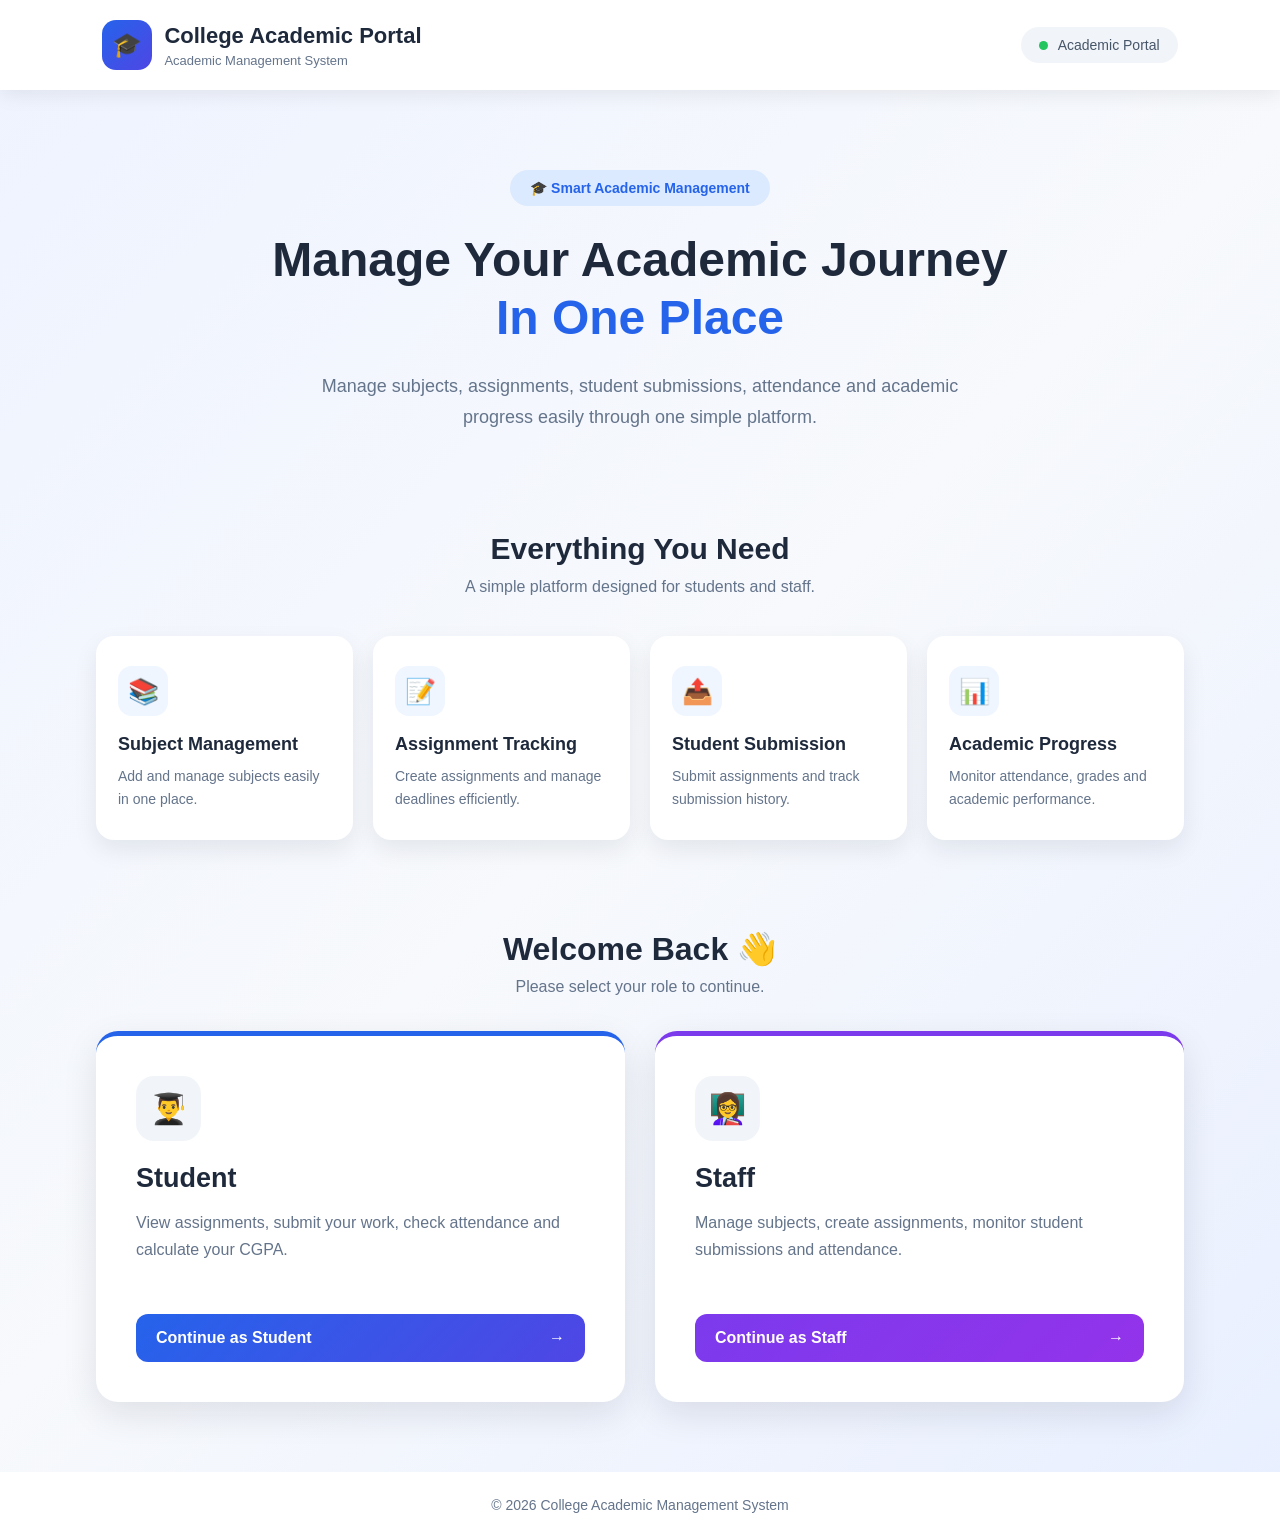
<file: INDEX.HTML>
<!DOCTYPE html>
<html lang="en">
<head>
    <meta charset="UTF-8">

    <meta name="viewport" content="width=device-width, initial-scale=1.0">

    <title>College Academic Portal</title>

    <link rel="stylesheet" href="STYLE.CSS">
</head>

<body>

    <div class="page-wrapper">

        <!-- NAVBAR -->

        <nav class="navbar">

            <div class="logo">

                <div class="logo-icon">🎓</div>

                <div>
                    <h2>College Academic Portal</h2>
                    <p>Academic Management System</p>
                </div>

            </div>

            <div class="nav-status">
                <span class="status-dot"></span>
                Academic Portal
            </div>

        </nav>


        <!-- HERO SECTION -->

        <section class="hero">

            <div class="hero-content">

                <div class="welcome-badge">
                    🎓 Smart Academic Management
                </div>

                <h1>
                    Manage Your Academic Journey
                    <span>In One Place</span>
                </h1>

                <p>
                    Manage subjects, assignments, student submissions,
                    attendance and academic progress easily through one
                    simple platform.
                </p>

            </div>

        </section>


        <!-- FEATURES -->

        <section class="features-section">

            <h2>Everything You Need</h2>

            <p class="section-description">
                A simple platform designed for students and staff.
            </p>


            <div class="features-grid">

                <div class="feature-card">

                    <div class="feature-icon">📚</div>

                    <h3>Subject Management</h3>

                    <p>
                        Add and manage subjects easily in one place.
                    </p>

                </div>


                <div class="feature-card">

                    <div class="feature-icon">📝</div>

                    <h3>Assignment Tracking</h3>

                    <p>
                        Create assignments and manage deadlines efficiently.
                    </p>

                </div>


                <div class="feature-card">

                    <div class="feature-icon">📤</div>

                    <h3>Student Submission</h3>

                    <p>
                        Submit assignments and track submission history.
                    </p>

                </div>


                <div class="feature-card">

                    <div class="feature-icon">📊</div>

                    <h3>Academic Progress</h3>

                    <p>
                        Monitor attendance, grades and academic performance.
                    </p>

                </div>

            </div>

        </section>


        <!-- ROLE SECTION -->

        <section class="role-section">

            <div class="role-heading">

                <h2>Welcome Back 👋</h2>

                <p>
                    Please select your role to continue.
                </p>

            </div>


            <div class="role-container">


                <!-- STUDENT -->

                <div class="role-card student-card">

                    <div class="role-icon">
                        👨‍🎓
                    </div>

                    <h2>Student</h2>

                    <p>
                        View assignments, submit your work,
                        check attendance and calculate your CGPA.
                    </p>

                    <a href="STUDENT.HTML" class="role-button">

                        Continue as Student

                        <span>→</span>

                    </a>

                </div>


                <!-- STAFF -->

                <div class="role-card staff-card">

                    <div class="role-icon">
                        👩‍🏫
                    </div>

                    <h2>Staff</h2>

                    <p>
                        Manage subjects, create assignments,
                        monitor student submissions and attendance.
                    </p>

                    <a href="STAFF.HTML" class="role-button">

                        Continue as Staff

                        <span>→</span>

                    </a>

                </div>


            </div>

        </section>


        <!-- FOOTER -->

        <footer>

            © 2026 College Academic Management System

        </footer>


    </div>


</body>
</html>
</file>
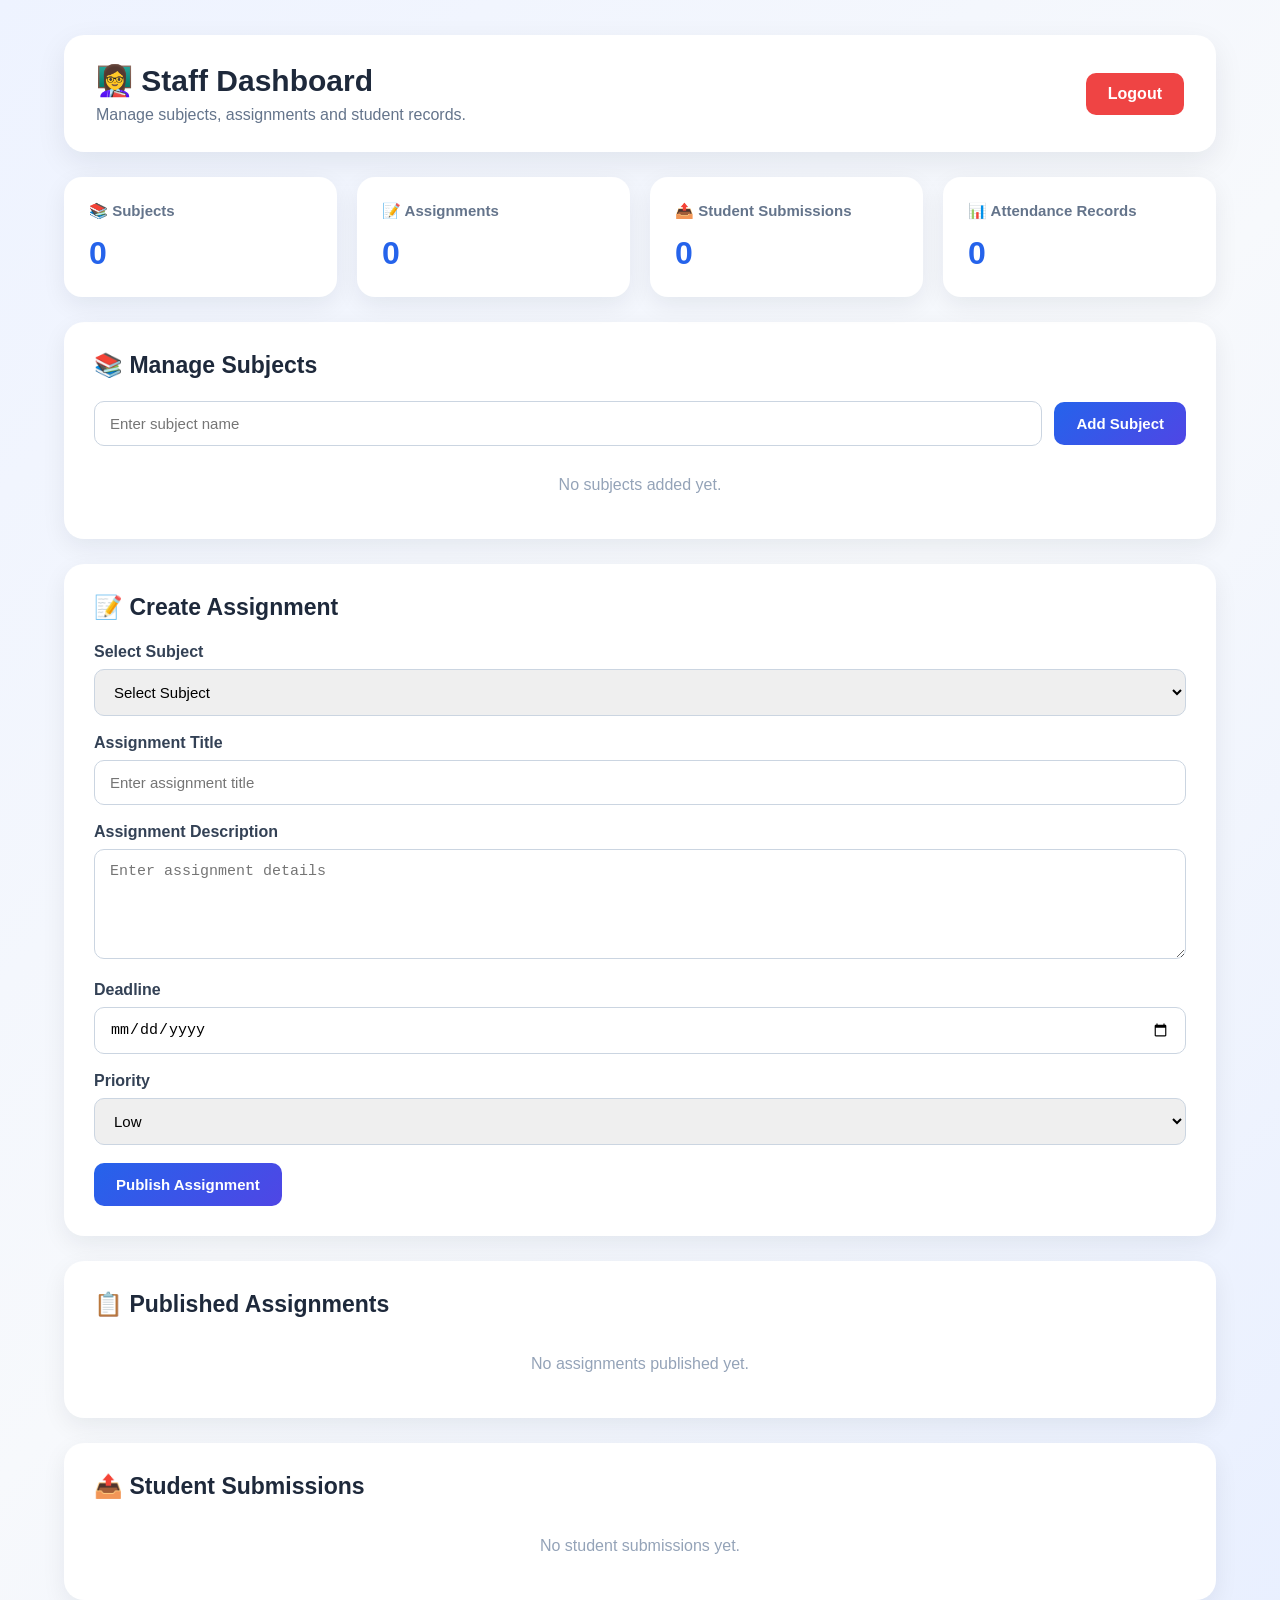
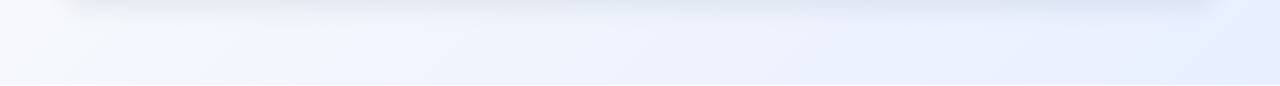
<file: STAFF.HTML>
<!DOCTYPE html>
<html lang="en">

<head>

    <meta charset="UTF-8">

    <meta name="viewport" content="width=device-width, initial-scale=1.0">

    <title>Staff Dashboard</title>

    <link rel="stylesheet" href="STYLE.CSS">

</head>


<body>


<div class="dashboard-container">


    <!-- HEADER -->

    <header class="dashboard-header">

        <div>

            <h1>👩‍🏫 Staff Dashboard</h1>

            <p>
                Manage subjects, assignments and student records.
            </p>

        </div>


        <a href="INDEX.HTML" class="logout-button">

            Logout

        </a>

    </header>



    <!-- DASHBOARD CARDS -->

    <section class="stats-grid">


        <div class="stat-card">

            <h3>📚 Subjects</h3>

            <span id="subjectCount">0</span>

        </div>



        <div class="stat-card">

            <h3>📝 Assignments</h3>

            <span id="assignmentCount">0</span>

        </div>



        <div class="stat-card">

            <h3>📤 Student Submissions</h3>

            <span id="submissionCount">0</span>

        </div>



        <div class="stat-card">

            <h3>📊 Attendance Records</h3>

            <span id="attendanceCount">0</span>

        </div>


    </section>



    <!-- SUBJECT MANAGEMENT -->

    <section class="portal-section">


        <h2>📚 Manage Subjects</h2>


        <div class="input-row">

            <input
                type="text"
                id="subjectInput"
                placeholder="Enter subject name"
            >

            <button id="addSubjectButton">

                Add Subject

            </button>

        </div>


        <div id="subjectList" class="list-container">

        </div>


    </section>



    <!-- CREATE ASSIGNMENT -->

    <section class="portal-section">


        <h2>📝 Create Assignment</h2>


        <div class="form-group">

            <label>Select Subject</label>

            <select id="assignmentSubject">

                <option value="">

                    Select Subject

                </option>

            </select>

        </div>



        <div class="form-group">

            <label>Assignment Title</label>

            <input
                type="text"
                id="assignmentTitle"
                placeholder="Enter assignment title"
            >

        </div>



        <div class="form-group">

            <label>Assignment Description</label>

            <textarea
                id="assignmentDescription"
                placeholder="Enter assignment details"
            ></textarea>

        </div>



        <div class="form-group">

            <label>Deadline</label>

            <input
                type="date"
                id="assignmentDeadline"
            >

        </div>



        <div class="form-group">

            <label>Priority</label>

            <select id="assignmentPriority">

                <option value="Low">

                    Low

                </option>

                <option value="Medium">

                    Medium

                </option>

                <option value="High">

                    High

                </option>

            </select>

        </div>



        <button id="publishAssignmentButton">

            Publish Assignment

        </button>


    </section>



    <!-- PUBLISHED ASSIGNMENTS -->

    <section class="portal-section">


        <h2>📋 Published Assignments</h2>


        <div
            id="publishedAssignmentList"
            class="list-container"
        >

        </div>


    </section>



    <!-- STUDENT SUBMISSIONS -->

    <section class="portal-section">


        <h2>📤 Student Submissions</h2>


        <div
            id="staffSubmissionList"
            class="list-container"
        >

        </div>


    </section>



</div>


<script src="SCRIPT.JS"></script>


</body>

</html>
</file>
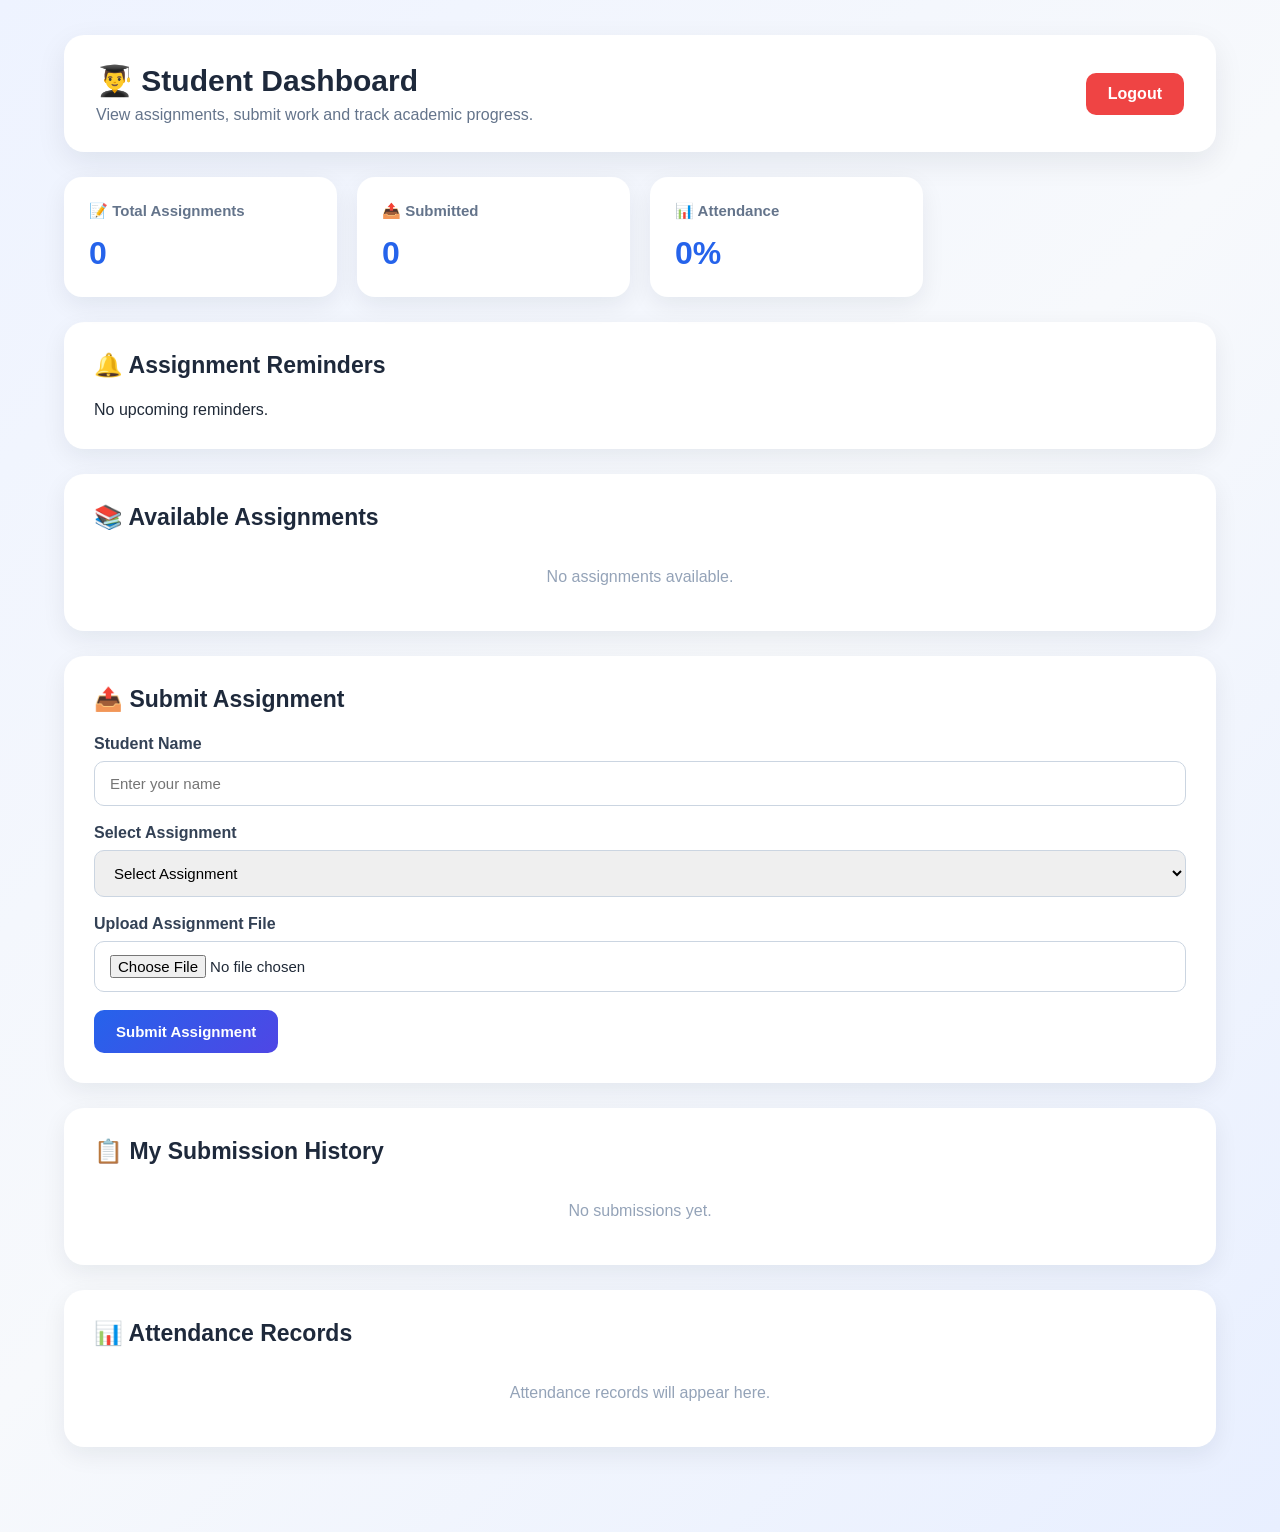
<file: STUDENT.HTML>
<!DOCTYPE html>
<html lang="en">

<head>
    <meta charset="UTF-8">

    <meta name="viewport" content="width=device-width, initial-scale=1.0">

    <title>Student Dashboard</title>

    <link rel="stylesheet" href="STYLE.CSS">
</head>

<body>

    <div class="dashboard-container">

        <!-- HEADER -->

        <header class="dashboard-header">

            <div>
                <h1>👨‍🎓 Student Dashboard</h1>

                <p>
                    View assignments, submit work and track academic progress.
                </p>
            </div>

            <a href="INDEX.HTML" class="logout-button">
                Logout
            </a>

        </header>


        <!-- DASHBOARD CARDS -->

        <section class="stats-grid">

            <div class="stat-card">
                <h3>📝 Total Assignments</h3>
                <span id="studentAssignmentCount">0</span>
            </div>


            <div class="stat-card">
                <h3>📤 Submitted</h3>
                <span id="studentSubmittedCount">0</span>
            </div>


            <div class="stat-card">
                <h3>📊 Attendance</h3>
                <span id="studentAttendance">0%</span>
            </div>

        </section>


        <!-- REMINDERS -->

        <section class="portal-section">

            <h2>🔔 Assignment Reminders</h2>

            <div id="reminderList">
                No upcoming reminders.
            </div>

        </section>


        <!-- AVAILABLE ASSIGNMENTS -->

        <section class="portal-section">

            <h2>📚 Available Assignments</h2>

            <div
                id="studentAssignmentList"
                class="list-container"
            >
            </div>

        </section>


        <!-- SUBMIT ASSIGNMENT -->

        <section class="portal-section">

            <h2>📤 Submit Assignment</h2>


            <div class="form-group">

                <label>Student Name</label>

                <input
                    type="text"
                    id="studentName"
                    placeholder="Enter your name"
                >

            </div>


            <div class="form-group">

                <label>Select Assignment</label>

                <select id="studentAssignmentSelect">

                    <option value="">
                        Select Assignment
                    </option>

                </select>

            </div>


            <div class="form-group">

                <label>Upload Assignment File</label>

                <input
                    type="file"
                    id="assignmentFile"
                >

            </div>


            <button
                type="button"
                id="submitAssignmentButton"
            >
                Submit Assignment
            </button>

        </section>


        <!-- SUBMISSION HISTORY -->

        <section class="portal-section">

            <h2>📋 My Submission History</h2>

            <div
                id="studentSubmissionHistory"
                class="list-container"
            >
            </div>

        </section>


        <!-- ATTENDANCE -->

        <section class="portal-section">

            <h2>📊 Attendance Records</h2>

            <p class="empty-message">
                Attendance records will appear here.
            </p>

        </section>

    </div>


    <script src="SCRIPT.JS"></script>

</body>

</html>
</file>
<file: STYLE.CSS>
/* =========================
   GLOBAL SETTINGS
========================= */

* {
    margin: 0;
    padding: 0;
    box-sizing: border-box;
}


body {

    font-family: Arial, sans-serif;

    background:
    linear-gradient(
        135deg,
        #eef3ff,
        #f7f9fc,
        #e8efff
    );

    color: #1f2937;

    min-height: 100vh;

}


/* =========================
   PAGE
========================= */

.page-wrapper {

    width: 100%;

    min-height: 100vh;

}


/* =========================
   NAVBAR
========================= */

.navbar {

    width: 100%;

    padding: 20px 8%;

    display: flex;

    justify-content: space-between;

    align-items: center;

    background: white;

    box-shadow:
    0 4px 20px rgba(0, 0, 0, 0.08);

}


.logo {

    display: flex;

    align-items: center;

    gap: 12px;

}


.logo-icon {

    width: 50px;

    height: 50px;

    border-radius: 14px;

    display: flex;

    align-items: center;

    justify-content: center;

    font-size: 24px;

    background:
    linear-gradient(
        135deg,
        #2563eb,
        #4f46e5
    );

}


.logo h2 {

    font-size: 22px;

    color: #1e293b;

}


.logo p {

    font-size: 13px;

    color: #64748b;

    margin-top: 4px;

}


.nav-status {

    padding: 10px 18px;

    background: #f1f5f9;

    border-radius: 30px;

    font-size: 14px;

    color: #475569;

}


.status-dot {

    width: 9px;

    height: 9px;

    display: inline-block;

    border-radius: 50%;

    background: #22c55e;

    margin-right: 7px;

}


/* =========================
   HERO SECTION
========================= */

.hero {

    padding:

    80px 10%

    60px;

    text-align: center;

}


.hero-content {

    max-width: 850px;

    margin: auto;

}


.welcome-badge {

    display: inline-block;

    padding: 10px 20px;

    border-radius: 30px;

    background: #dbeafe;

    color: #2563eb;

    font-size: 14px;

    font-weight: bold;

    margin-bottom: 25px;

}


.hero h1 {

    font-size: 48px;

    line-height: 1.2;

    color: #1e293b;

}


.hero h1 span {

    display: block;

    color: #2563eb;

}


.hero p {

    max-width: 700px;

    margin: 25px auto 0;

    font-size: 18px;

    line-height: 1.7;

    color: #64748b;

}


/* =========================
   FEATURES
========================= */

.features-section {

    width: 85%;

    max-width: 1200px;

    margin: auto;

    padding: 40px 0 70px;

    text-align: center;

}


.features-section h2 {

    font-size: 30px;

    color: #1e293b;

}


.section-description {

    margin-top: 12px;

    color: #64748b;

}


.features-grid {

    margin-top: 40px;

    display: grid;

    grid-template-columns:

    repeat(4, 1fr);

    gap: 20px;

}


.feature-card {

    background: white;

    padding: 30px 22px;

    border-radius: 18px;

    text-align: left;

    box-shadow:

    0 10px 25px
    rgba(15, 23, 42, 0.08);

    transition: 0.3s;

}


.feature-card:hover {

    transform:
    translateY(-7px);

    box-shadow:

    0 18px 35px
    rgba(37, 99, 235, 0.15);

}


.feature-icon {

    width: 50px;

    height: 50px;

    display: flex;

    align-items: center;

    justify-content: center;

    font-size: 25px;

    border-radius: 14px;

    background: #eff6ff;

    margin-bottom: 18px;

}


.feature-card h3 {

    font-size: 18px;

    color: #1e293b;

    margin-bottom: 10px;

}


.feature-card p {

    color: #64748b;

    line-height: 1.6;

    font-size: 14px;

}


/* =========================
   ROLE SECTION
========================= */

.role-section {

    width: 85%;

    max-width: 1100px;

    margin: 20px auto 70px;

}


.role-heading {

    text-align: center;

    margin-bottom: 35px;

}


.role-heading h2 {

    font-size: 32px;

    color: #1e293b;

}


.role-heading p {

    margin-top: 10px;

    color: #64748b;

}


.role-container {

    display: grid;

    grid-template-columns:

    repeat(2, 1fr);

    gap: 30px;

}


.role-card {

    background: white;

    padding: 40px;

    border-radius: 22px;

    box-shadow:

    0 12px 35px
    rgba(15, 23, 42, 0.10);

    transition: 0.3s;

}


.role-card:hover {

    transform:
    translateY(-8px);

}


.student-card {

    border-top:

    5px solid #2563eb;

}


.staff-card {

    border-top:

    5px solid #7c3aed;

}


.role-icon {

    width: 65px;

    height: 65px;

    display: flex;

    align-items: center;

    justify-content: center;

    border-radius: 18px;

    background: #f1f5f9;

    font-size: 30px;

    margin-bottom: 22px;

}


.role-card h2 {

    font-size: 27px;

    color: #1e293b;

    margin-bottom: 15px;

}


.role-card p {

    font-size: 16px;

    color: #64748b;

    line-height: 1.7;

    min-height: 80px;

}


/* =========================
   BUTTON
========================= */

.role-button {

    margin-top: 25px;

    display: flex;

    align-items: center;

    justify-content: space-between;

    text-decoration: none;

    padding: 15px 20px;

    border-radius: 12px;

    color: white;

    font-weight: bold;

    background:

    linear-gradient(
        135deg,
        #2563eb,
        #4f46e5
    );

    transition: 0.3s;

}


.staff-card .role-button {

    background:

    linear-gradient(
        135deg,
        #7c3aed,
        #9333ea
    );

}


.role-button:hover {

    transform:
    translateX(5px);

}


/* =========================
   FOOTER
========================= */

footer {

    text-align: center;

    padding: 25px;

    color: #64748b;

    font-size: 14px;

    background: white;

}


/* =========================
   TABLET
========================= */

@media (max-width: 900px) {

    .features-grid {

        grid-template-columns:

        repeat(2, 1fr);

    }


    .hero h1 {

        font-size: 38px;

    }

}


/* =========================
   MOBILE
========================= */

@media (max-width: 650px) {

    .navbar {

        padding: 18px;

        flex-direction: column;

        gap: 15px;

        text-align: center;

    }


    .logo {

        flex-direction: column;

    }


    .hero {

        padding: 60px 20px;

    }


    .hero h1 {

        font-size: 32px;

    }


    .hero p {

        font-size: 16px;

    }


    .features-section {

        width: 90%;

    }


    .features-grid {

        grid-template-columns: 1fr;

    }


    .role-section {

        width: 90%;

    }


    .role-container {

        grid-template-columns: 1fr;

    }


    .role-card {

        padding: 30px 25px;

    }

}
/* =========================
   DASHBOARD DESIGN
========================= */

.dashboard-container {
    width: 90%;
    max-width: 1200px;
    margin: 0 auto;
    padding: 35px 0 60px;
}


/* =========================
   DASHBOARD HEADER
========================= */

.dashboard-header {
    background: white;
    padding: 28px 32px;
    border-radius: 20px;

    display: flex;
    justify-content: space-between;
    align-items: center;

    margin-bottom: 25px;

    box-shadow:
        0 10px 30px
        rgba(15, 23, 42, 0.08);
}

.dashboard-header h1 {
    font-size: 30px;
    color: #1e293b;
    margin-bottom: 8px;
}

.dashboard-header p {
    color: #64748b;
}


/* =========================
   LOGOUT BUTTON
========================= */

.logout-button {
    text-decoration: none;

    background: #ef4444;

    color: white;

    padding: 12px 22px;

    border-radius: 10px;

    font-weight: bold;

    transition: 0.3s;
}

.logout-button:hover {
    transform: translateY(-2px);
}


/* =========================
   STATISTICS CARDS
========================= */

.stats-grid {
    display: grid;

    grid-template-columns:
        repeat(4, 1fr);

    gap: 20px;

    margin-bottom: 25px;
}

.stat-card {
    background: white;

    padding: 25px;

    border-radius: 18px;

    box-shadow:
        0 8px 25px
        rgba(15, 23, 42, 0.07);
}

.stat-card h3 {
    font-size: 15px;

    color: #64748b;

    margin-bottom: 15px;
}

.stat-card span {
    font-size: 32px;

    font-weight: bold;

    color: #2563eb;
}


/* =========================
   DASHBOARD SECTIONS
========================= */

.portal-section {
    background: white;

    padding: 30px;

    border-radius: 20px;

    margin-bottom: 25px;

    box-shadow:
        0 8px 25px
        rgba(15, 23, 42, 0.07);
}

.portal-section h2 {
    color: #1e293b;

    font-size: 23px;

    margin-bottom: 22px;
}


/* =========================
   FORM
========================= */

.form-group {
    margin-bottom: 18px;
}

.form-group label {
    display: block;

    margin-bottom: 8px;

    font-weight: bold;

    color: #334155;
}

input,
select,
textarea {
    width: 100%;

    padding: 13px 15px;

    border:
        1px solid #cbd5e1;

    border-radius: 10px;

    font-size: 15px;

    outline: none;
}

input:focus,
select:focus,
textarea:focus {
    border-color: #2563eb;

    box-shadow:
        0 0 0 3px
        rgba(37, 99, 235, 0.12);
}

textarea {
    min-height: 110px;

    resize: vertical;
}


/* =========================
   SUBJECT INPUT
========================= */

.input-row {
    display: flex;

    gap: 12px;

    align-items: center;
}

.input-row input {
    flex: 1;
}


/* =========================
   BUTTONS
========================= */

button {
    background:
        linear-gradient(
            135deg,
            #2563eb,
            #4f46e5
        );

    color: white;

    border: none;

    padding: 13px 22px;

    border-radius: 10px;

    cursor: pointer;

    font-size: 15px;

    font-weight: bold;

    transition: 0.3s;
}

button:hover {
    transform: translateY(-2px);

    box-shadow:
        0 8px 18px
        rgba(37, 99, 235, 0.25);
}


/* =========================
   LIST ITEMS
========================= */

.list-container {
    margin-top: 15px;
}

.list-item {
    background: #f8fafc;

    padding: 18px;

    border-radius: 12px;

    margin-bottom: 12px;

    border-left:
        5px solid #2563eb;
}

.list-item h3 {
    color: #1e293b;

    margin-bottom: 8px;
}

.list-item p {
    color: #64748b;

    margin: 6px 0;

    line-height: 1.5;
}


/* =========================
   DELETE BUTTON
========================= */

.delete-button {
    background: #ef4444;

    margin-top: 10px;

    padding: 9px 15px;
}


/* =========================
   EMPTY MESSAGE
========================= */

.empty-message {
    color: #94a3b8;

    text-align: center;

    padding: 15px;
}


/* =========================
   CGPA
========================= */

.cgpa-result {
    margin-top: 20px;

    font-size: 18px;

    font-weight: bold;

    color: #1e293b;
}

.cgpa-result span {
    display: inline-block;

    margin-left: 10px;

    padding: 8px 16px;

    border-radius: 10px;

    background: #2563eb;

    color: white;
}


/* =========================
   DASHBOARD RESPONSIVE
========================= */

@media (max-width: 900px) {

    .stats-grid {
        grid-template-columns:
            repeat(2, 1fr);
    }

}


@media (max-width: 650px) {

    .dashboard-container {
        width: 90%;
    }

    .dashboard-header {
        flex-direction: column;

        gap: 18px;

        text-align: center;
    }

    .stats-grid {
        grid-template-columns: 1fr;
    }

    .input-row {
        flex-direction: column;

        align-items: stretch;
    }

    .input-row button {
        width: 100%;
    }

    .portal-section {
        padding: 22px;
    }

}
</file>
